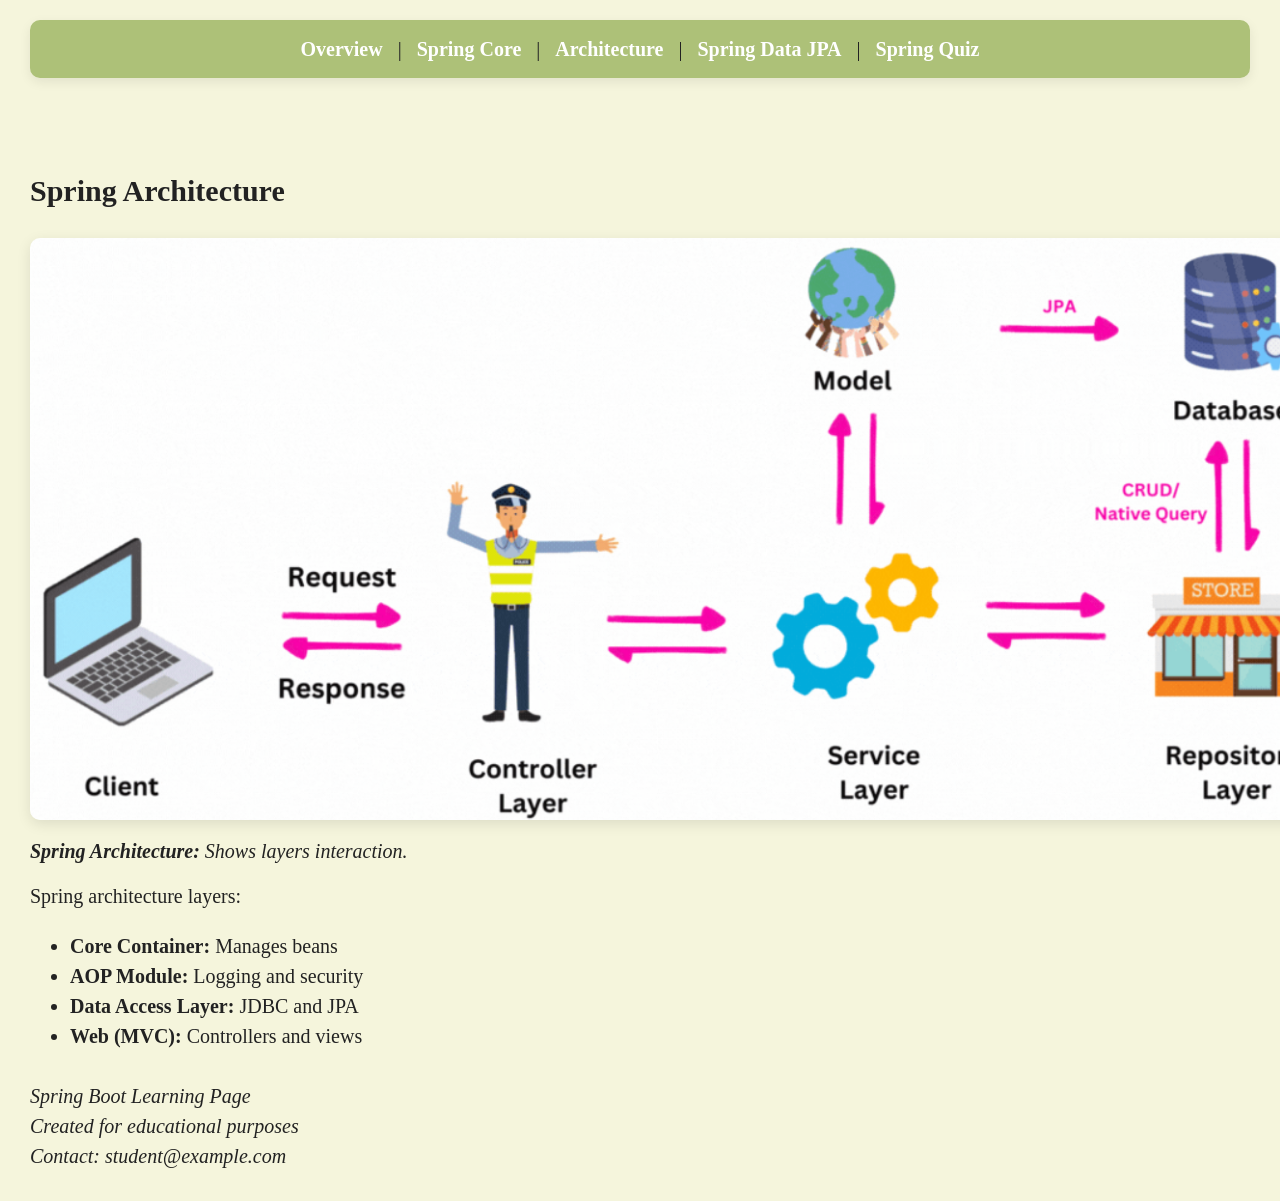
<file: springArchitecture.html>
<!DOCTYPE html>
<html lang="en">

<head>
    <title>Spring Architecture</title>
    <link rel="icon" href="SpringBoot-Logo.png" type="image/png">
    <link rel="stylesheet" href="style.css">
    <meta charset="UTF-8">
    <meta name="viewport" content="width=device-width, initial-scale=1.0">
</head>

<body>

    <nav class="nav">
        <a href="index.html">Overview</a> |
        <a href="springCore.html">Spring Core</a> |
        <a href="springArchitecture.html">Architecture</a> |
        <a href="springJPA.html">Spring Data JPA</a> |
        <a href="springQuiz.html">Spring Quiz</a>
    </nav>

    <br><br>

    <h2 id="titleArch">Spring Architecture</h2>

    <picture id="imgArch">
        <source media="(min-width: 800px)" srcset="spring-architecture-large.png">
        <source media="(min-width: 500px)" srcset="spring-architecture-medium.png">
        <img src="spring-architecture-small.png" alt="Spring Architecture Image">
    </picture>

    <figcaption id="captionArch">
        <strong>Spring Architecture:</strong> Shows layers interaction.
    </figcaption>

    <p id="paragArch">
        Spring architecture layers:
    </p>

    <ul id="listArch">
        <li><b>Core Container:</b> Manages beans</li>
        <li><b>AOP Module:</b> Logging and security</li>
        <li><b>Data Access Layer:</b> JDBC and JPA</li>
        <li><b>Web (MVC):</b> Controllers and views</li>
    </ul>

    <footer id="footerArch">
        <address>
            Spring Boot Learning Page<br>
            Created for educational purposes<br>
            Contact: student@example.com
        </address>
    </footer>

    <script src="script.js"></script>
</body>

</html>
</file>
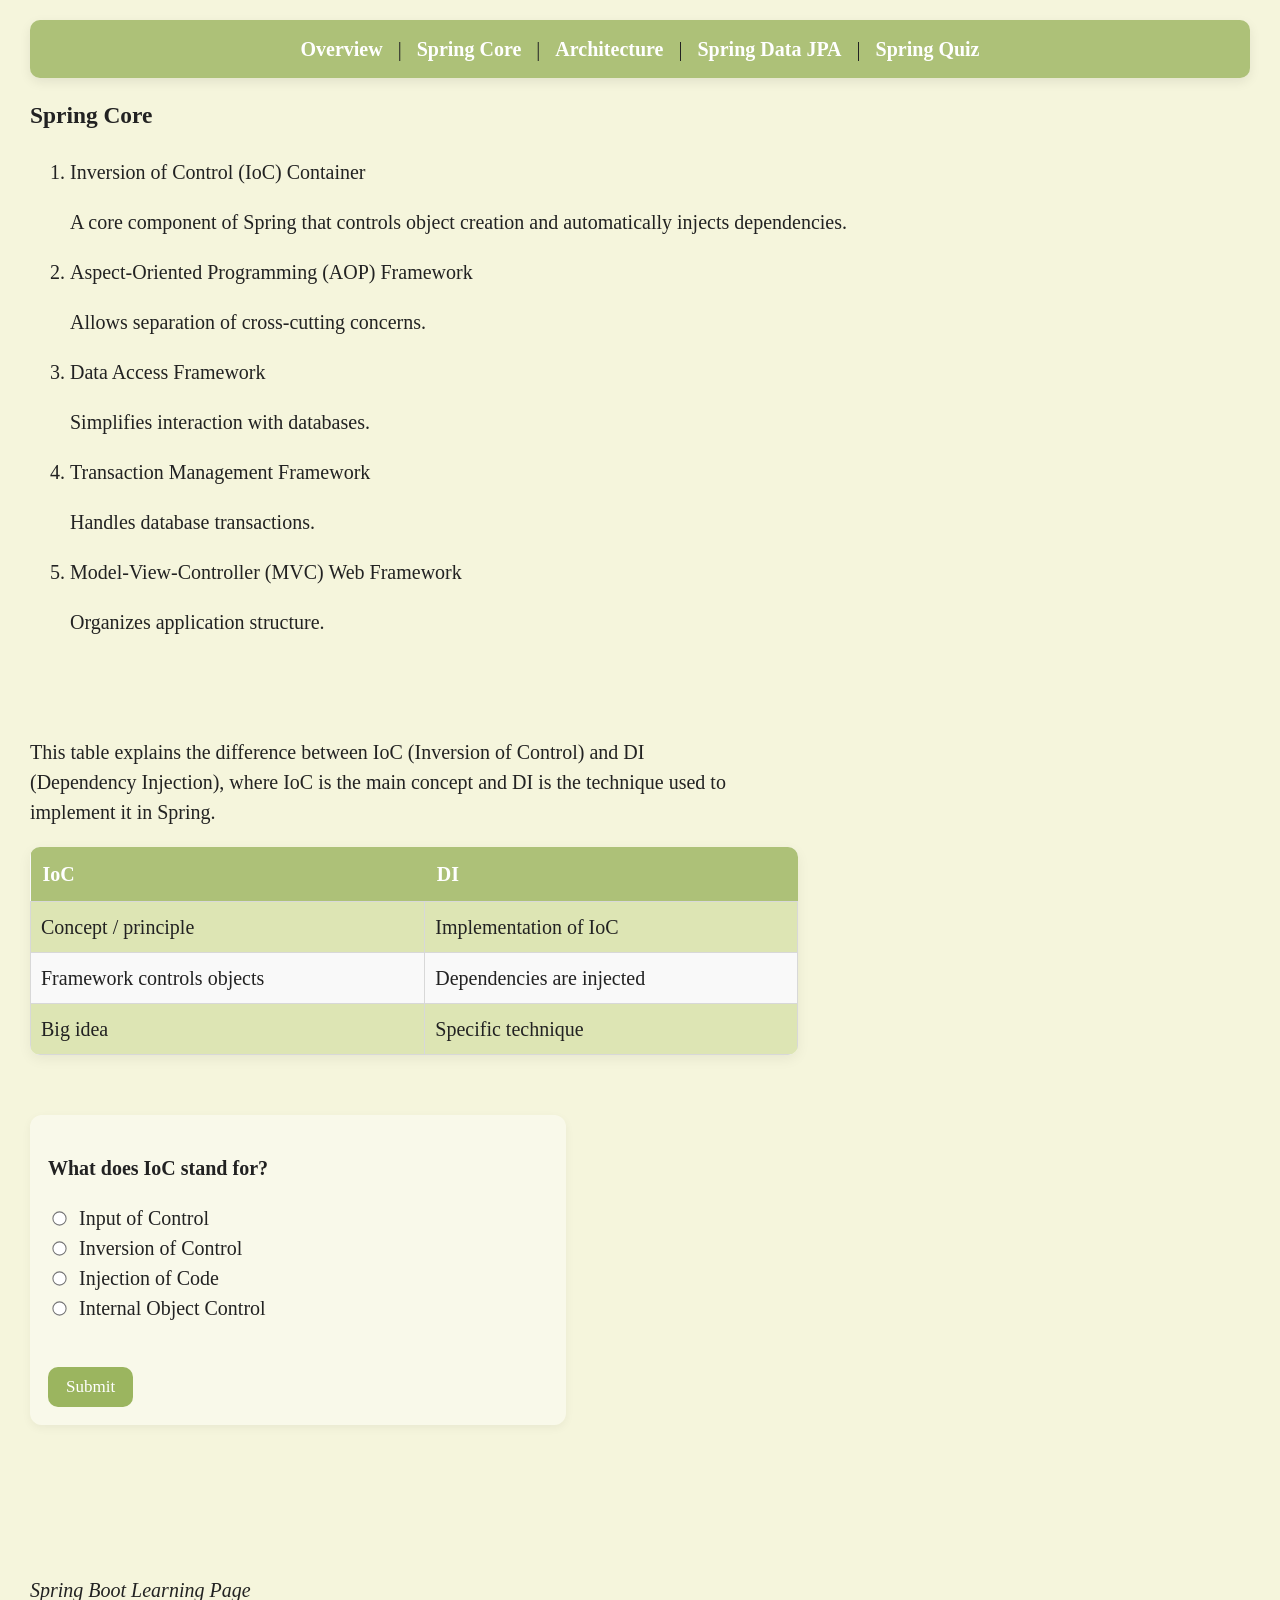
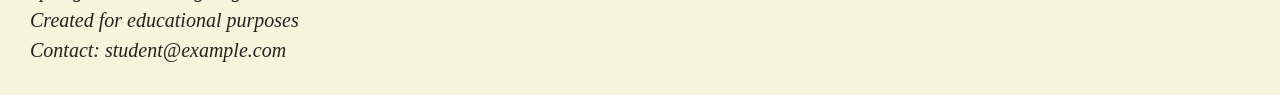
<file: springCore.html>
<!DOCTYPE html>
<html lang="en">

<head>
    <title>Spring Core</title>
    <link rel="icon" href="SpringBoot-Logo.png" type="image/png">
    <link rel="stylesheet" href="style.css">
    <meta charset="UTF-8">
    <meta name="viewport" content="width=device-width, initial-scale=1.0">
</head>

<body>

    <nav class="nav">
        <a href="index.html">Overview</a> |
        <a href="springCore.html">Spring Core</a> |
        <a href="springArchitecture.html">Architecture</a> |
        <a href="springJPA.html">Spring Data JPA</a> |
        <a href="springQuiz.html">Spring Quiz</a>
    </nav>

    <h3 id="titleCore">Spring Core</h3>

    <ol id="listCore">
        <li>
            Inversion of Control (IoC) Container
            <dl>
                <dt>
                    A core component of Spring that controls object creation and automatically injects dependencies.
                </dt>
            </dl>
        </li>

        <li>
            Aspect-Oriented Programming (AOP) Framework
            <dl>
                <dt>
                    Allows separation of cross-cutting concerns.
                </dt>
            </dl>
        </li>

        <li>
            Data Access Framework
            <dl>
                <dt>
                    Simplifies interaction with databases.
                </dt>
            </dl>
        </li>

        <li>
            Transaction Management Framework
            <dl>
                <dt>
                    Handles database transactions.
                </dt>
            </dl>
        </li>

        <li>
            Model-View-Controller (MVC) Web Framework
            <dl>
                <dt>
                    Organizes application structure.
                </dt>
            </dl>
        </li>
    </ol>

    <br><br>

    <p id="paragCore">
        This table explains the difference between IoC (Inversion of Control) and DI (Dependency Injection),
        where IoC is the main concept and DI is the technique used to implement it in Spring.
    </p>

    <table id="tableCore">
        <tr>
            <th>IoC</th>
            <th>DI</th>
        </tr>
        <tr>
            <td>Concept / principle</td>
            <td>Implementation of IoC</td>
        </tr>
        <tr>
            <td>Framework controls objects</td>
            <td>Dependencies are injected</td>
        </tr>
        <tr>
            <td>Big idea</td>
            <td>Specific technique</td>
        </tr>
    </table>

    <br><br>

    <form id="formCore">
        <p><strong>What does IoC stand for?</strong></p>

        <input type="radio" name="ioc" value="wrong"> Input of Control<br>
        <input type="radio" name="ioc" value="correct"> Inversion of Control<br>
        <input type="radio" name="ioc" value="wrong"> Injection of Code<br>
        <input type="radio" name="ioc" value="wrong"> Internal Object Control<br><br>

        <button type="submit">Submit</button>
    </form>

    <p id="resultCore"></p>

    <br><br>

    <footer id="footerCore">
        <address>
            Spring Boot Learning Page<br>
            Created for educational purposes<br>
            Contact: student@example.com
        </address>
    </footer>

    <script src="script.js"></script>
</body>

</html>
</file>
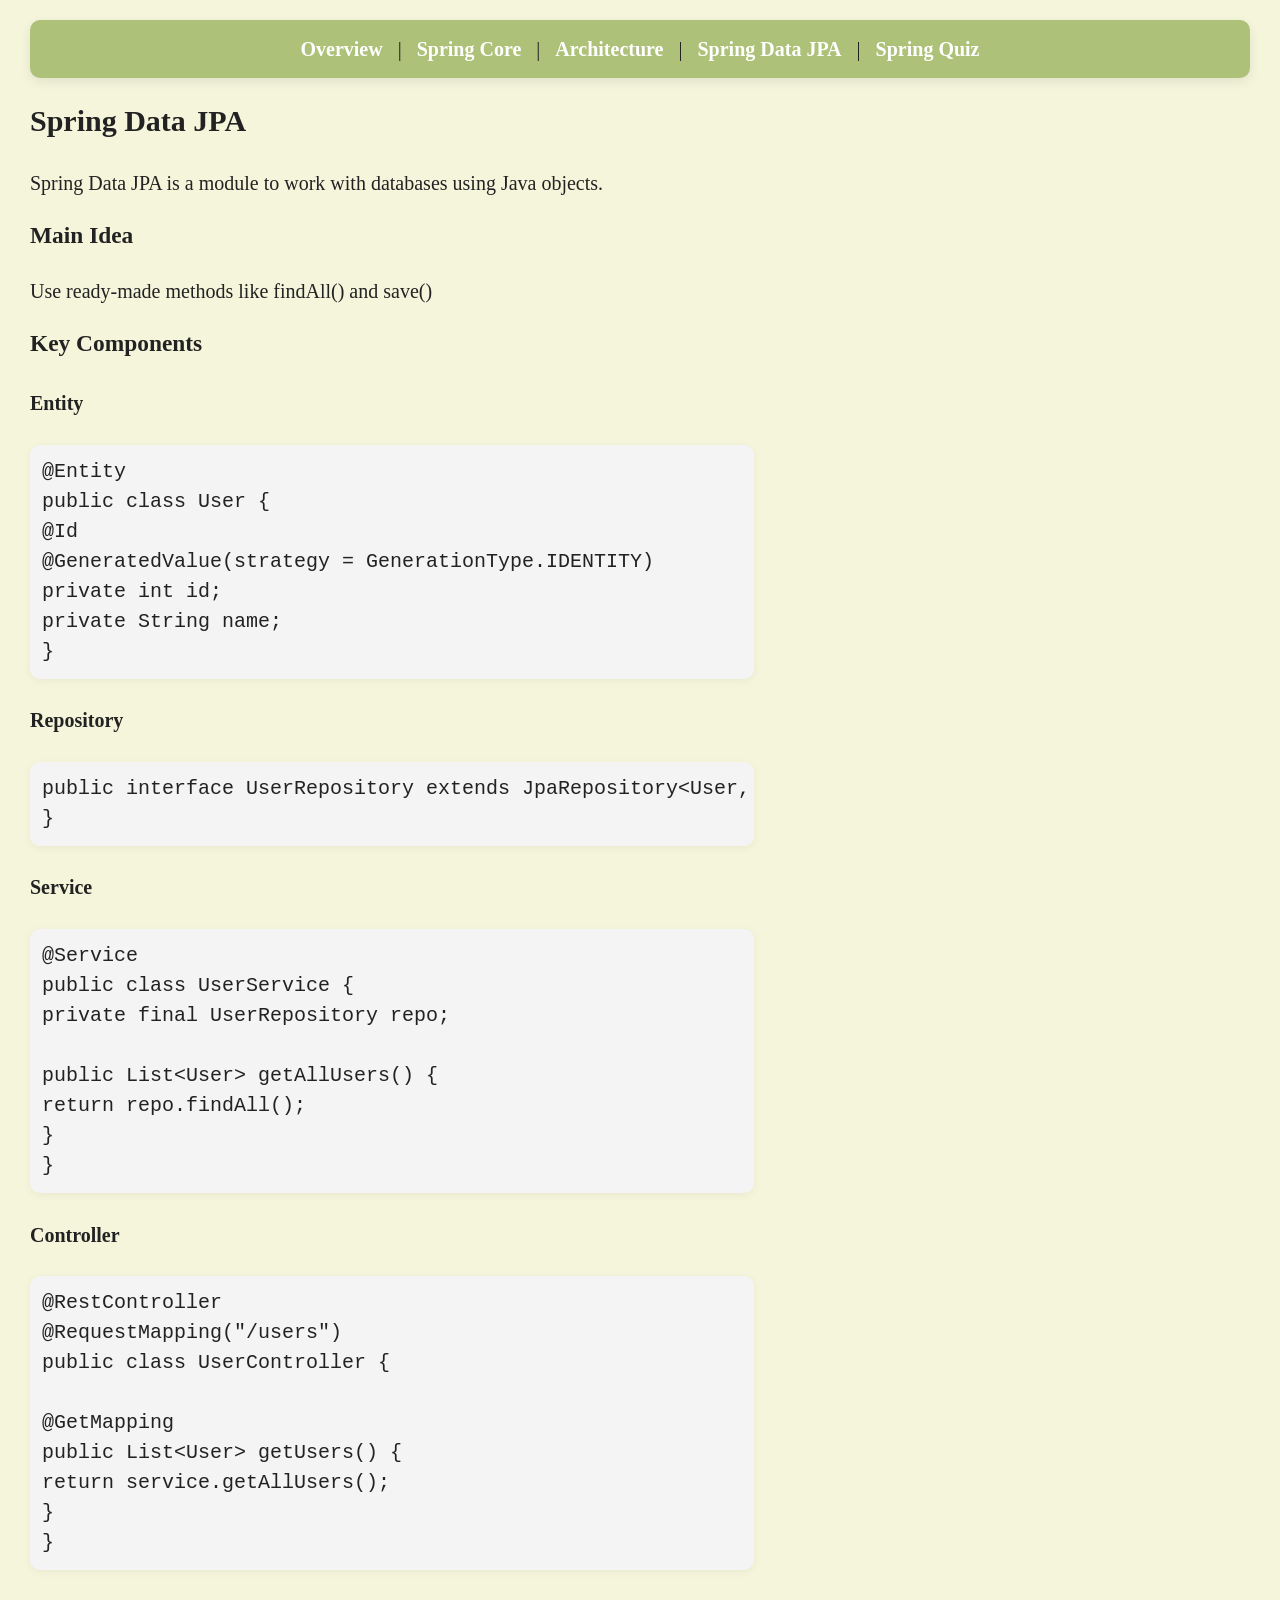
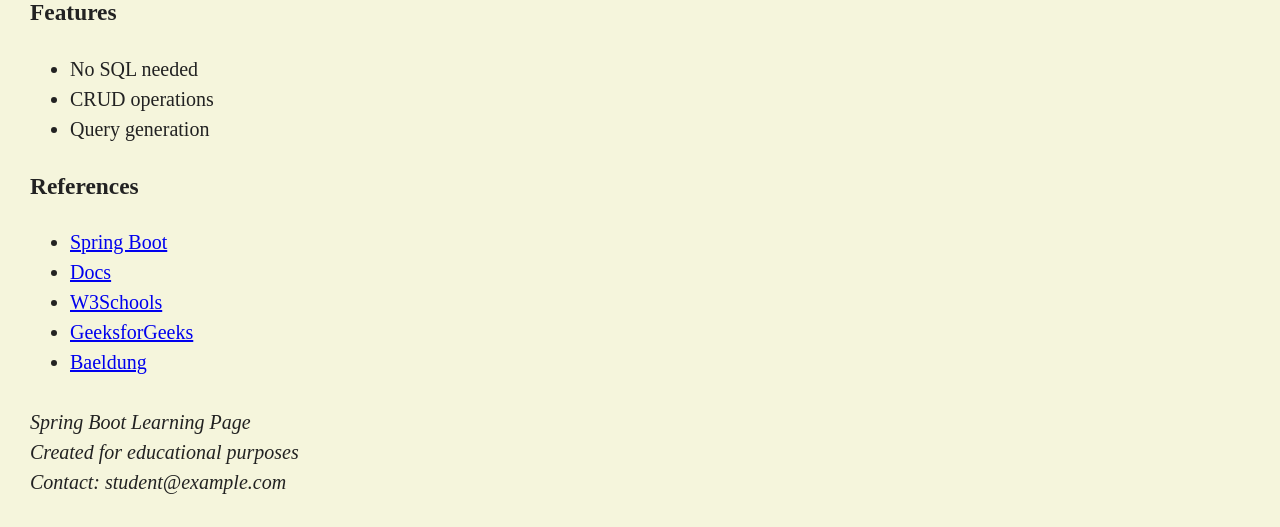
<file: springJPA.html>
<!DOCTYPE html>
<html lang="en">

<head>
    <title>Spring Data JPA</title>
    <link rel="icon" href="SpringBoot-Logo.png" type="image/png">
    <link rel="stylesheet" href="style.css">
    <meta charset="UTF-8">
    <meta name="viewport" content="width=device-width, initial-scale=1.0">
</head>

<body>

    <nav class="nav">
        <a href="index.html">Overview</a> |
        <a href="springCore.html">Spring Core</a> |
        <a href="springArchitecture.html">Architecture</a> |
        <a href="springJPA.html">Spring Data JPA</a> |
        <a href="springQuiz.html">Spring Quiz</a>
    </nav>

    <h2 id="titleJPA">Spring Data JPA</h2>

    <p id="paragJPA">
        Spring Data JPA is a module to work with databases using Java objects.
    </p>

    <h3 id="subJPA1">Main Idea</h3>
    <p id="paragJPA2">
        Use ready-made methods like findAll() and save()
    </p>

    <h3 id="subJPA2">Key Components</h3>

    <h4 id="entityTitle">Entity</h4>
    <pre id="codeEntity">
@Entity
public class User {
@Id
@GeneratedValue(strategy = GenerationType.IDENTITY)
private int id;
private String name;
}
</pre>

    <h4 id="repoTitle">Repository</h4>
    <pre id="codeRepo">
public interface UserRepository extends JpaRepository&lt;User, Integer&gt; {
}
</pre>

    <h4 id="serviceTitle">Service</h4>
    <pre id="codeService">
@Service
public class UserService {
private final UserRepository repo;

public List&lt;User&gt; getAllUsers() {
return repo.findAll();
}
}
</pre>

    <h4 id="controllerTitle">Controller</h4>
    <pre id="codeController">
@RestController
@RequestMapping("/users")
public class UserController {

@GetMapping
public List&lt;User&gt; getUsers() {
return service.getAllUsers();
}
}
</pre>

    <h3 id="featureTitleJPA">Features</h3>

    <ul id="listJPA">
        <li>No SQL needed</li>
        <li>CRUD operations</li>
        <li>Query generation</li>
    </ul>

    <h3 id="refTitle">References</h3>

    <ul id="refList">
        <li><a href="https://spring.io/projects/spring-boot" target="_blank">Spring Boot</a></li>
        <li><a href="https://docs.spring.io/spring-boot/docs/current/reference/html/" target="_blank">Docs</a></li>
        <li><a href="https://www.w3schools.com/spring/" target="_blank">W3Schools</a></li>
        <li><a href="https://www.geeksforgeeks.org/spring-boot/" target="_blank">GeeksforGeeks</a></li>
        <li><a href="https://www.baeldung.com/spring-boot" target="_blank">Baeldung</a></li>
    </ul>

    <footer id="footerJPA">
        <address>
            Spring Boot Learning Page<br>
            Created for educational purposes<br>
            Contact: student@example.com
        </address>
    </footer>

    <script src="script.js"></script>
</body>

</html>
</file>
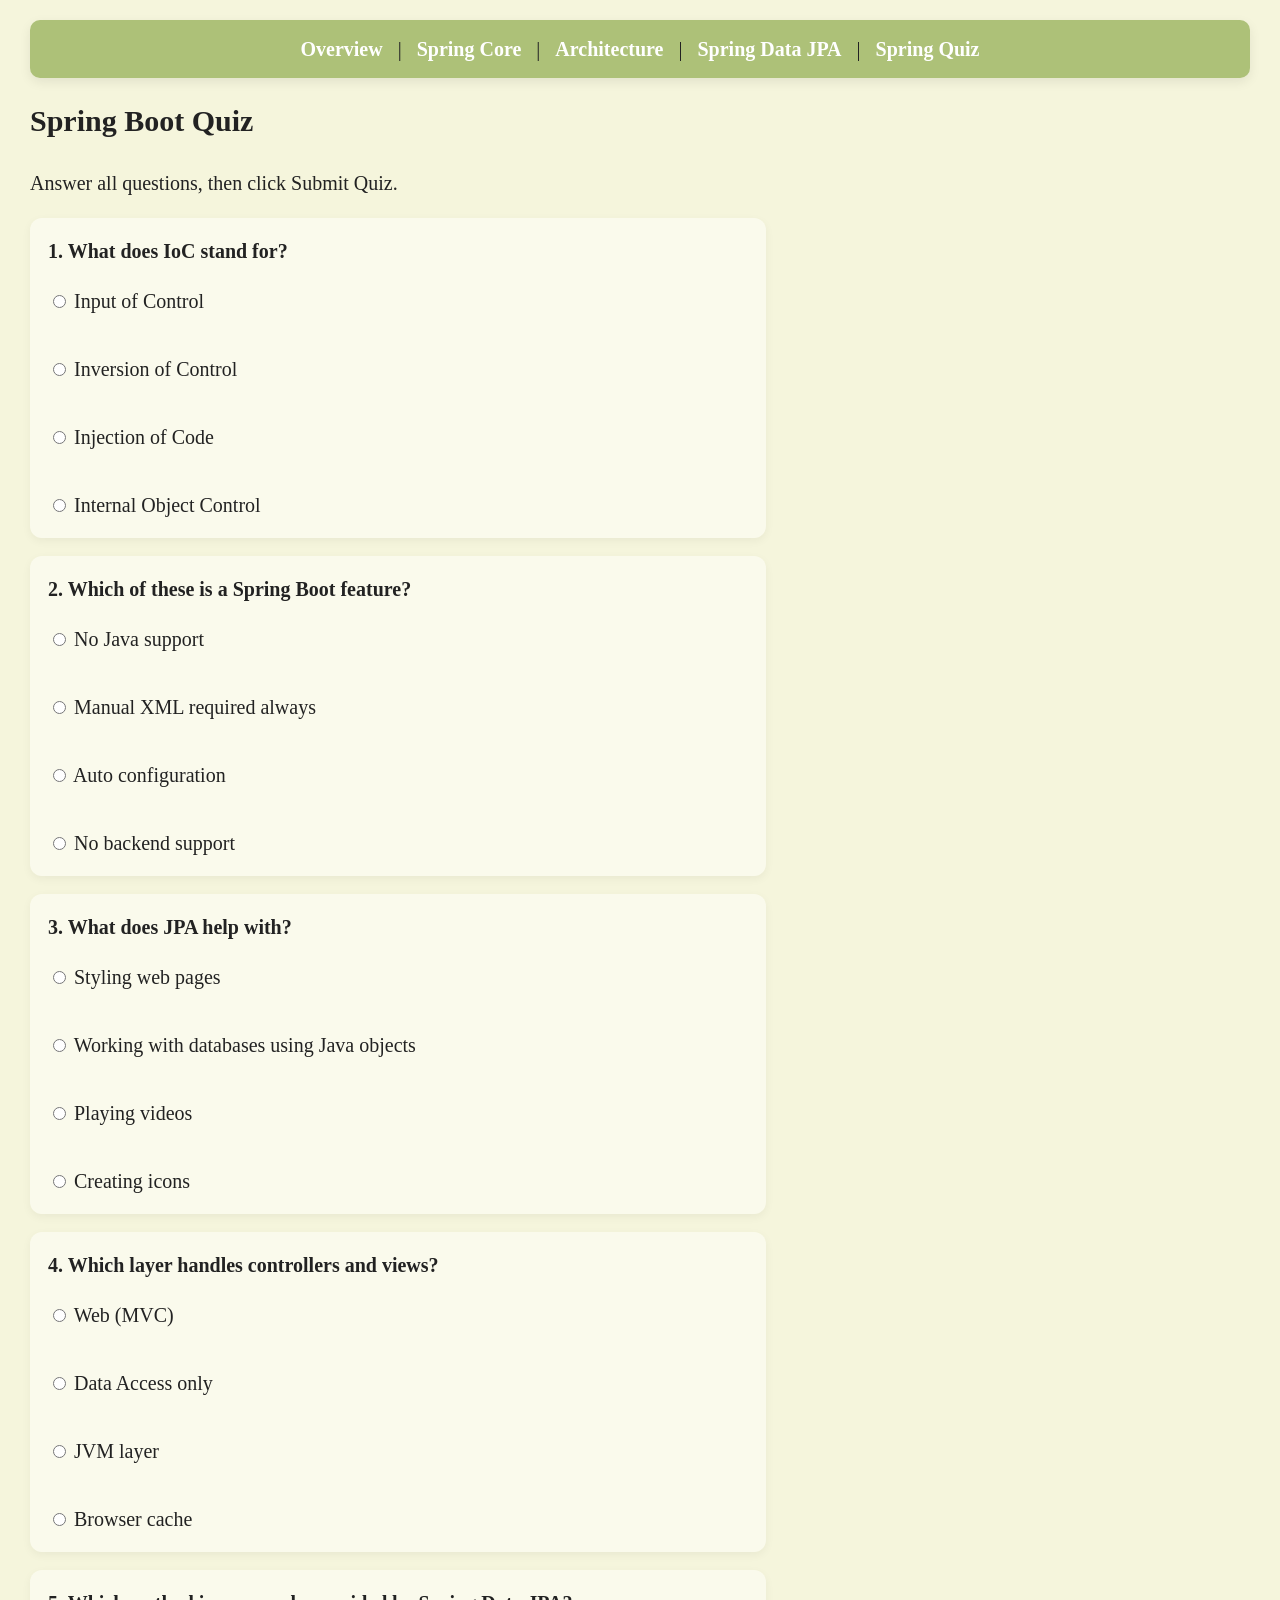
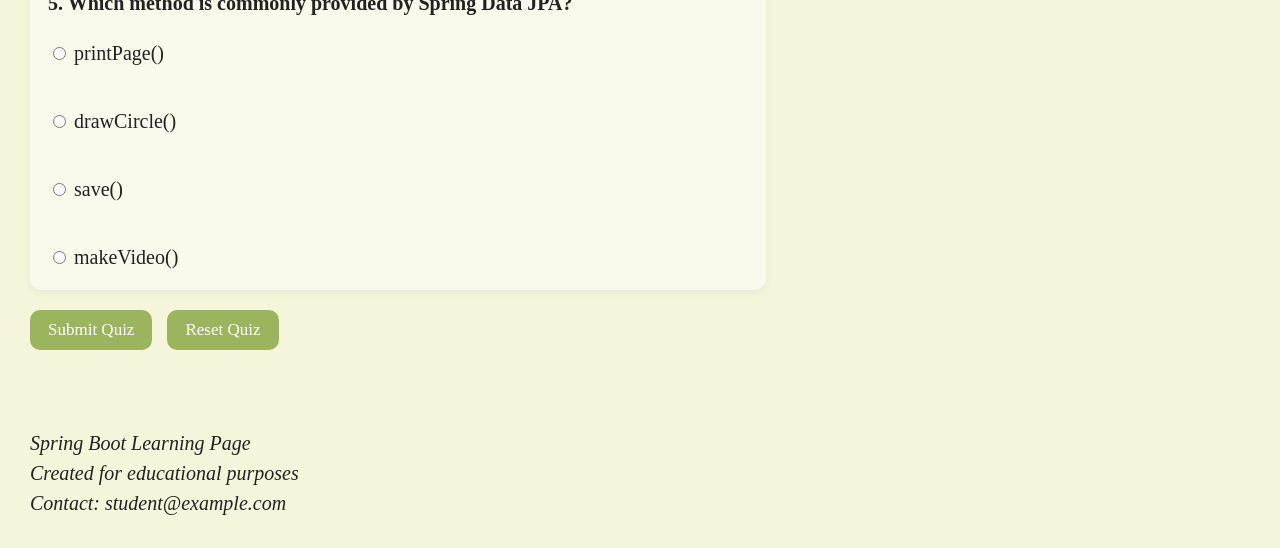
<file: springQuiz.html>
<!DOCTYPE html>
<html lang="en">

<head>
    <title>Spring Quiz</title>
    <link rel="icon" href="SpringBoot-Logo.png" type="image/png">
    <link rel="stylesheet" href="style.css">
    <meta charset="UTF-8">
    <meta name="viewport" content="width=device-width, initial-scale=1.0">
</head>

<body>

    <nav class="nav">
        <a href="index.html">Overview</a> |
        <a href="springCore.html">Spring Core</a> |
        <a href="springArchitecture.html">Architecture</a> |
        <a href="springJPA.html">Spring Data JPA</a> |
        <a href="springQuiz.html">Spring Quiz</a>
    </nav>

    <h2 id="titleQuiz">Spring Boot Quiz</h2>

    <p id="paragQuiz">Answer all questions, then click Submit Quiz.</p>

    <form id="quizForm">

        <div class="quizBox">
            <p><strong>1. What does IoC stand for?</strong></p>
            <label><input type="radio" name="q1" value="a"> Input of Control</label><br>
            <label><input type="radio" name="q1" value="b"> Inversion of Control</label><br>
            <label><input type="radio" name="q1" value="c"> Injection of Code</label><br>
            <label><input type="radio" name="q1" value="d"> Internal Object Control</label>
        </div>

        <div class="quizBox">
            <p><strong>2. Which of these is a Spring Boot feature?</strong></p>
            <label><input type="radio" name="q2" value="a"> No Java support</label><br>
            <label><input type="radio" name="q2" value="b"> Manual XML required always</label><br>
            <label><input type="radio" name="q2" value="c"> Auto configuration</label><br>
            <label><input type="radio" name="q2" value="d"> No backend support</label>
        </div>

        <div class="quizBox">
            <p><strong>3. What does JPA help with?</strong></p>
            <label><input type="radio" name="q3" value="a"> Styling web pages</label><br>
            <label><input type="radio" name="q3" value="b"> Working with databases using Java objects</label><br>
            <label><input type="radio" name="q3" value="c"> Playing videos</label><br>
            <label><input type="radio" name="q3" value="d"> Creating icons</label>
        </div>

        <div class="quizBox">
            <p><strong>4. Which layer handles controllers and views?</strong></p>
            <label><input type="radio" name="q4" value="a"> Web (MVC)</label><br>
            <label><input type="radio" name="q4" value="b"> Data Access only</label><br>
            <label><input type="radio" name="q4" value="c"> JVM layer</label><br>
            <label><input type="radio" name="q4" value="d"> Browser cache</label>
        </div>

        <div class="quizBox">
            <p><strong>5. Which method is commonly provided by Spring Data JPA?</strong></p>
            <label><input type="radio" name="q5" value="a"> printPage()</label><br>
            <label><input type="radio" name="q5" value="b"> drawCircle()</label><br>
            <label><input type="radio" name="q5" value="c"> save()</label><br>
            <label><input type="radio" name="q5" value="d"> makeVideo()</label>
        </div>

        <button type="submit" id="submitQuizButton">Submit Quiz</button>
        <button type="button" id="resetQuizButton">Reset Quiz</button>
    </form>

    <div id="quizResult"></div>

    <footer id="footerQuiz">
        <address>
            Spring Boot Learning Page<br>
            Created for educational purposes<br>
            Contact: student@example.com
        </address>
    </footer>

    <script src="script.js"></script>
</body>

</html>
</file>
<file: style.css>
body {
    background-color: beige;
    font-family: "Times New Roman", serif;
    font-size: 20px;
    margin: 0;
    padding: 0;
    color: #222;
    line-height: 1.5;
}

.nav {
    background-color: #ADC178;
    padding: 14px;
    border-radius: 10px;
    text-align: center;
    margin: 20px 30px;
    box-shadow: 0 4px 12px rgba(0, 0, 0, 0.08);
}

.nav a {
    color: white;
    text-decoration: none;
    margin: 0 10px;
    font-weight: bold;
    transition: color 0.3s ease;
}

.nav a:hover {
    color: #1f1f1f;
}

/* Home Page */
#titleHome,
#subHome,
#videoHome,
#paragHome,
#listHome,
#footerHome,
#featureTitle {
    margin-left: 30px;
}

#titleHome {
    margin-top: 10px;
    transition: color 0.3s ease, transform 0.3s ease;
}

.title-hover {
    color: #6d8f3b;
    transform: translateX(4px);
}

#subHome {
    margin-top: 10px;
}

#videoHome {
    margin-top: 10px;
    margin-bottom: 15px;
    border-radius: 10px;
    max-width: 100%;
    box-shadow: 0 4px 14px rgba(0, 0, 0, 0.12);
}

#paragHome {
    max-width: 700px;
    background-color: rgba(255, 255, 255, 0.35);
    padding: 14px 16px;
    border-radius: 10px;
    box-shadow: 0 2px 8px rgba(0, 0, 0, 0.05);
    transition: opacity 0.25s ease, transform 0.25s ease;
}

.fade-out {
    opacity: 0;
    transform: translateY(6px);
}

#changeTextButton {
    margin-left: 30px;
    margin-top: 14px;
    padding: 10px 18px;
    background-color: #9bb55f;
    color: white;
    border: none;
    border-radius: 10px;
    cursor: pointer;
    font-size: 17px;
    font-family: inherit;
    transition: background-color 0.3s ease, transform 0.2s ease, box-shadow 0.3s ease;
    box-shadow: 0 4px 10px rgba(0, 0, 0, 0.08);
}

#changeTextButton:hover {
    background-color: #86a34f;
    transform: translateY(-1px);
}

#changeTextButton:active {
    transform: scale(0.98);
}

#featureTitle {
    margin-top: 28px;
}

#listHome {
    margin-top: 10px;
}

#footerHome {
    margin-top: 30px;
    margin-bottom: 30px;
}

/* Spring JPA */
#titleJPA,
#paragJPA,
#subJPA1,
#subJPA2,
#paragJPA2,
#entityTitle,
#repoTitle,
#serviceTitle,
#controllerTitle,
#featureTitleJPA,
#listJPA,
#refTitle,
#refList,
#footerJPA {
    margin-left: 30px;
}

#titleJPA {
    margin-top: 10px;
}

#paragJPA {
    max-width: 700px;
}

#subJPA1,
#subJPA2 {
    margin-top: 20px;
}

#codeEntity,
#codeRepo,
#codeService,
#codeController {
    margin-left: 30px;
    background-color: #f4f4f4;
    padding: 12px;
    border-radius: 10px;
    max-width: 700px;
    box-shadow: 0 2px 8px rgba(0, 0, 0, 0.05);
    overflow-x: auto;
}

#featureTitleJPA,
#refTitle {
    margin-top: 25px;
}

#footerJPA {
    margin-top: 30px;
    margin-bottom: 30px;
}

/* Spring Architecture */
#titleArch,
#imgArch,
#captionArch,
#paragArch,
#listArch,
#footerArch {
    margin-left: 30px;
}

#titleArch {
    margin-top: 10px;
}

#imgArch {
    margin-top: 10px;
}

#imgArch img {
    max-width: 100%;
    border-radius: 10px;
    box-shadow: 0 4px 14px rgba(0, 0, 0, 0.1);
}

#captionArch {
    margin-top: 8px;
    font-style: italic;
}

#paragArch {
    margin-top: 15px;
}

#footerArch {
    margin-top: 30px;
    margin-bottom: 30px;
}

/* Spring Core */
#titleCore,
#listCore,
#paragCore,
#tableCore,
#formCore,
#resultCore,
#footerCore {
    margin-left: 30px;
}

#titleCore {
    margin-top: 10px;
}

#paragCore {
    max-width: 700px;
}

#tableCore {
    border-collapse: collapse;
    width: 60%;
    background-color: #f9f9f9;
    border-radius: 10px;
    overflow: hidden;
    box-shadow: 0 4px 14px rgba(0, 0, 0, 0.06);
}

#tableCore th {
    background-color: #ADC178;
    color: white;
    padding: 12px;
    text-align: left;
}

#tableCore td {
    padding: 10px;
    border: 1px solid #d8d8d8;
}

#tableCore tr:nth-child(even) {
    background-color: #DDE5B4;
}

#tableCore tr:hover {
    background-color: #cfdaa9;
}

#formCore {
    background-color: rgba(255, 255, 255, 0.4);
    max-width: 500px;
    padding: 18px;
    border-radius: 12px;
    box-shadow: 0 3px 10px rgba(0, 0, 0, 0.05);
}

#formCore input[type="radio"] {
    margin-top: 8px;
    margin-right: 8px;
    transform: scale(1.1);
}

#formCore button {
    margin-top: 14px;
    padding: 10px 18px;
    background-color: #9bb55f;
    color: white;
    border: none;
    border-radius: 10px;
    cursor: pointer;
    font-size: 17px;
    font-family: inherit;
    transition: background-color 0.3s ease, transform 0.2s ease;
}

#formCore button:hover {
    background-color: #86a34f;
    transform: translateY(-1px);
}

#formCore button:active {
    transform: scale(0.98);
}

#resultCore {
    margin-top: 16px;
    padding: 12px 14px;
    max-width: 500px;
    border-radius: 10px;
    font-weight: bold;
    opacity: 0;
    transform: translateY(6px);
    transition: opacity 0.3s ease, transform 0.3s ease;
}

.show-message {
    opacity: 1 !important;
    transform: translateY(0) !important;
}

.success-message {
    background-color: #e4f6e7;
    color: #1f7a36;
    border: 1px solid #b7e1c0;
}

.error-message {
    background-color: #fde7e7;
    color: #b42318;
    border: 1px solid #f0b3b3;
}

.warning-message {
    background-color: #fff4df;
    color: #a15c00;
    border: 1px solid #f3d29b;
}

#footerCore {
    margin-top: 30px;
    margin-bottom: 30px;
}
#titleQuiz,
#paragQuiz,
#quizForm,
#quizResult,
#footerQuiz {
    margin-left: 30px;
}

#titleQuiz {
    margin-top: 10px;
}

#paragQuiz {
    max-width: 700px;
}

.quizBox {
    background-color: rgba(255, 255, 255, 0.45);
    max-width: 700px;
    padding: 18px;
    margin-top: 18px;
    border-radius: 12px;
    box-shadow: 0 3px 10px rgba(0, 0, 0, 0.05);
}

.quizBox p {
    margin-top: 0;
}

.quizBox label {
    display: block;
    margin-top: 8px;
}

#submitQuizButton,
#resetQuizButton {
    margin-top: 20px;
    margin-right: 10px;
    padding: 10px 18px;
    background-color: #9bb55f;
    color: white;
    border: none;
    border-radius: 10px;
    cursor: pointer;
    font-size: 17px;
    font-family: inherit;
    transition: background-color 0.3s ease, transform 0.2s ease;
}

#submitQuizButton:hover,
#resetQuizButton:hover {
    background-color: #86a34f;
    transform: translateY(-1px);
}

#quizResult {
    margin-top: 20px;
    max-width: 700px;
    padding: 14px 16px;
    border-radius: 12px;
    font-weight: bold;
    opacity: 0;
    transform: translateY(6px);
    transition: opacity 0.3s ease, transform 0.3s ease;
}

.quiz-success {
    background-color: #e4f6e7;
    color: #1f7a36;
    border: 1px solid #b7e1c0;
}

.quiz-medium {
    background-color: #fff4df;
    color: #a15c00;
    border: 1px solid #f3d29b;
}

.quiz-low {
    background-color: #fde7e7;
    color: #b42318;
    border: 1px solid #f0b3b3;
}

.show-quiz-result {
    opacity: 1 !important;
    transform: translateY(0) !important;
}

#footerQuiz {
    margin-top: 30px;
    margin-bottom: 30px;
}
</file>
